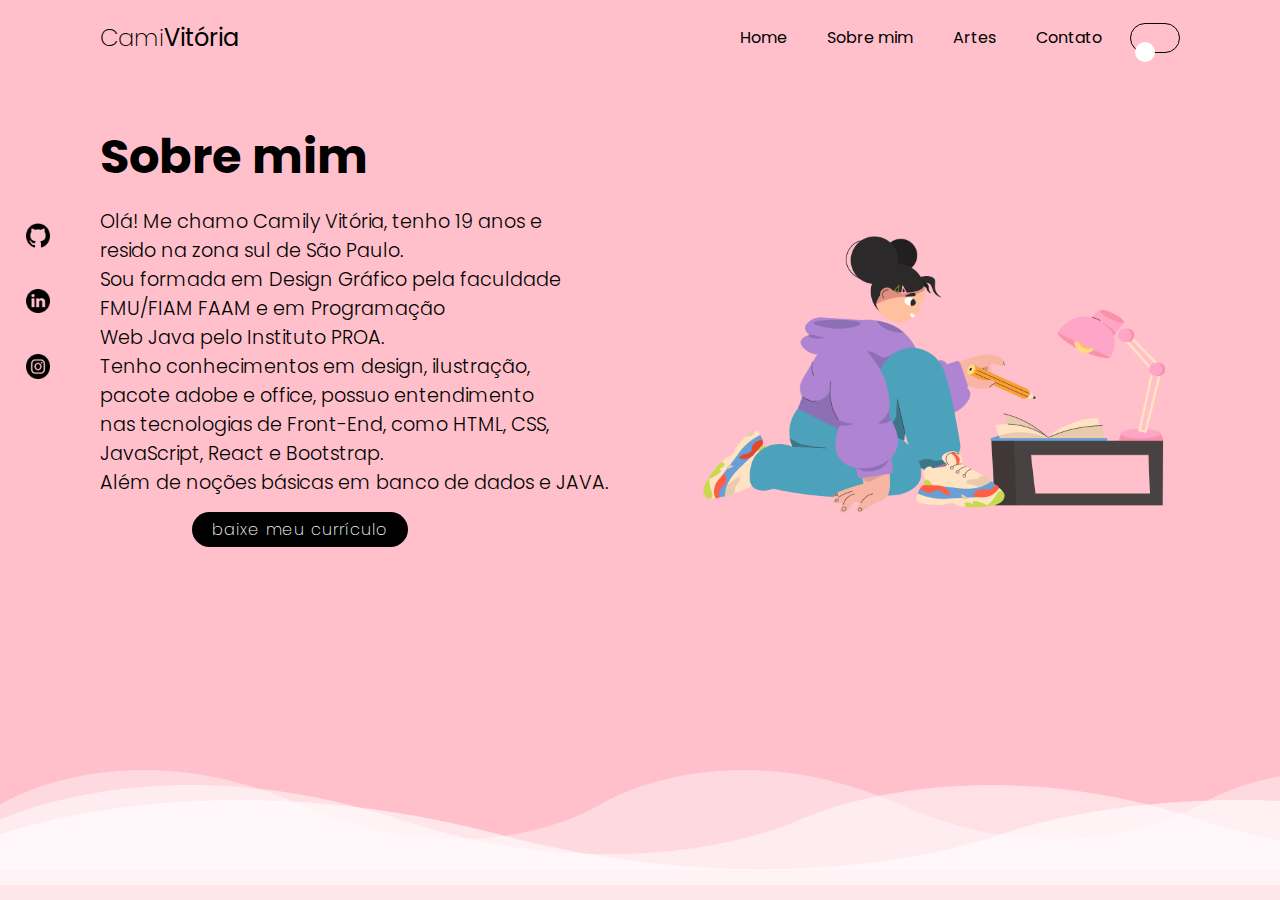
<file: Camily/about.html>
<!DOCTYPE html>
<html lang="en">
<head>
    <meta charset="UTF-8">
    <meta http-equiv="X-UA-Compatible" content="IE=edge">
    <meta name="viewport" content="width=device-width, initial-scale=1.0">
    <link rel="stylesheet" href="style.css">
    <title>Portfólio Camis</title>
</head>
<body>
    <section>
            
        <header>
            <h2>Cami<span>Vitória</span></h2>


            <ul>
                <li> <a href="index.html">Home</a></li>
                <li> <a href="about.html">Sobre mim</a></li>
                <li> <a href="artes.html">Artes</a></li>
                <li> <a href="contato.html">Contato</a></li>
            </ul>

            <div class="container">
                <div class="btn"></div>
            </div>

        </header>

        <div class="conteudo-sobre">

            <div class="texto-sobre">
                <h1>Sobre mim</h1>
                <p>Olá! Me chamo Camily Vitória, tenho 19 anos e <br>resido na zona sul
                    de São Paulo. <br> Sou formada em Design Gráfico pela faculdade<br>
                    FMU/FIAM FAAM e em Programação<br> Web Java pelo Instituto PROA. <br>
                    Tenho conhecimentos em design, ilustração,<br> pacote adobe e office,
                    possuo entendimento<br> nas tecnologias de Front-End, como HTML,
                    CSS,<br> JavaScript, React e Bootstrap.<br> Além de noções básicas em banco de dados
                    e JAVA.
                </p>

                <a href="curriculo2022.pdf" download="currículo">baixe meu currículo</a>
                

            </div>

                <div class="img-sobre">
                    <img src="illustration2.png">
                </div>

        </div>

        <div class="redes">
            <div class="github">
                <a href="https://github.com/camilyx"><img src="github.png"></a>
            </div>

                <div class="linkedin">
                    <a href="https://www.linkedin.com/in/camily-vit%C3%B3ria/"><img src="linkedin.png"></a>
                </div>

                <div class="instagram">
                    <a href="https://www.instagram.com/crycamily/"><img src="instagram.png"></a>
                </div>
        </div>

        <div class="wave wave1"></div>
            <div class="wave wave2"></div>
            <div class="wave wave3"></div>
            <div class="wave wave4"></div>

        </section>
        </body>
        </html>
</file>
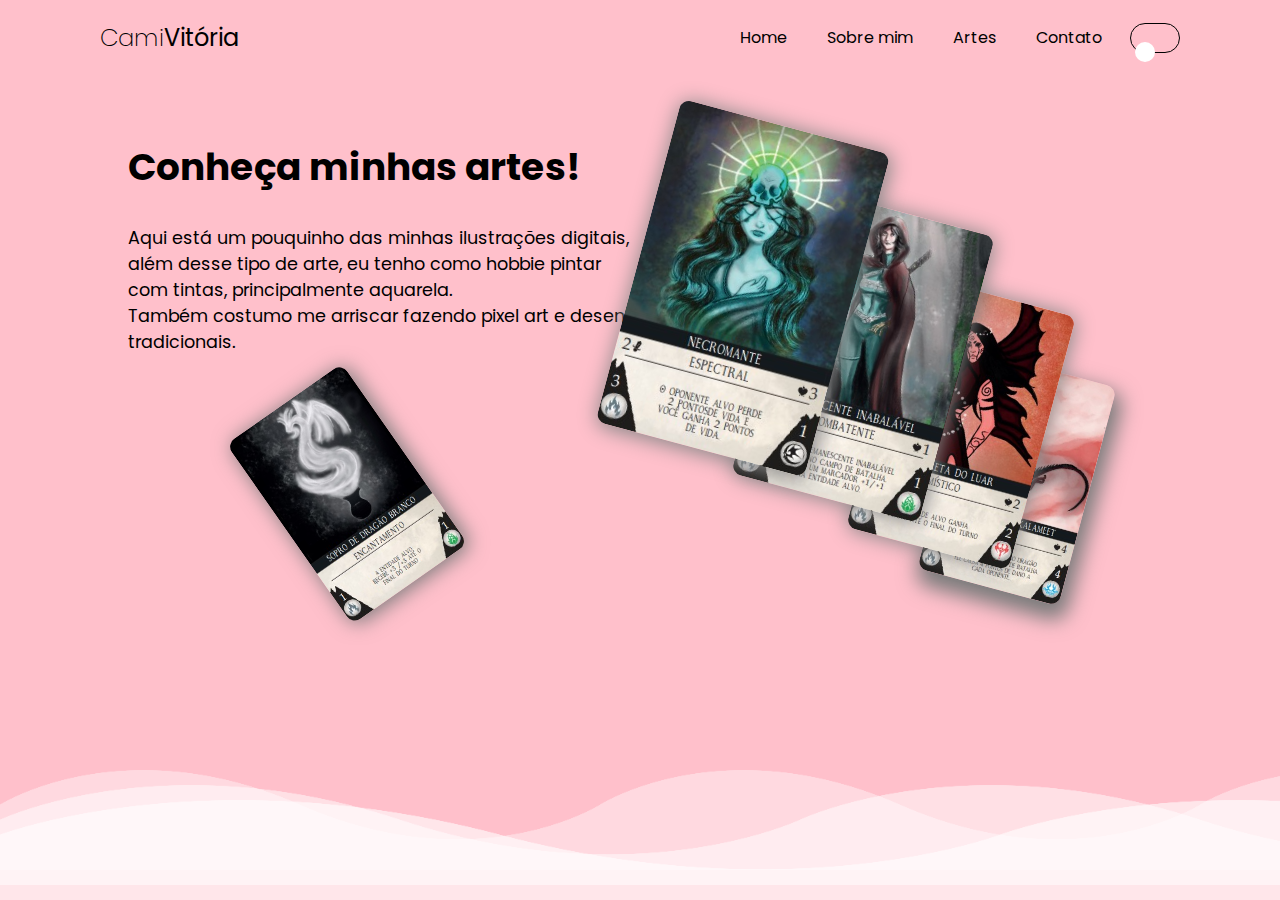
<file: Camily/artes.html>
<!DOCTYPE html>
<html lang="en">
<head>
    <meta charset="UTF-8">
    <meta http-equiv="X-UA-Compatible" content="IE=edge">
    <meta name="viewport" content="width=device-width, initial-scale=1.0">
    <link rel="stylesheet" href="style.css">
    <title>Artes</title>
</head>
<body>
    <section>

    <header>
        <h2>Cami<span>Vitória</span></h2>


        <ul>
            <li> <a href="index.html">Home</a></li>
            <li> <a href="about.html">Sobre mim</a></li>
            <li> <a href="artes.html">Artes</a></li>
            <li> <a href="contato.html">Contato</a></li>
        </ul>

        <div class="container">
            <div class="btn"></div>
        </div>


    </header>

    <div class="textbox">
        <h3>Conheça minhas artes!</h3>
        <p>Aqui está um pouquinho das minhas ilustrações digitais,<br>
        além desse tipo de arte, eu tenho como hobbie pintar<br>
        com tintas, principalmente aquarela.<br>
        Também costumo me arriscar fazendo pixel art e desenhos<br>
        tradicionais.</p>
    </div>

    <div class="img5">
        <img src="sopro.jpg">
    </div>

    <div class="artes">

        <div class="img1">
            <img src="necromante.jpg">
        </div>

        <div class="img2">
            <img src="remanescente.jpg">
        </div>

        <div class="img-3">
            <img src="borboleta.jpg">
        </div>

        <div class="img4">
            <img src="dragao.jpg">
        </div>

    </div>

    <div class="wave wave1"></div>
            <div class="wave wave2"></div>
            <div class="wave wave3"></div>
            <div class="wave wave4"></div>

            </section>
    
</body>
</html>
</file>
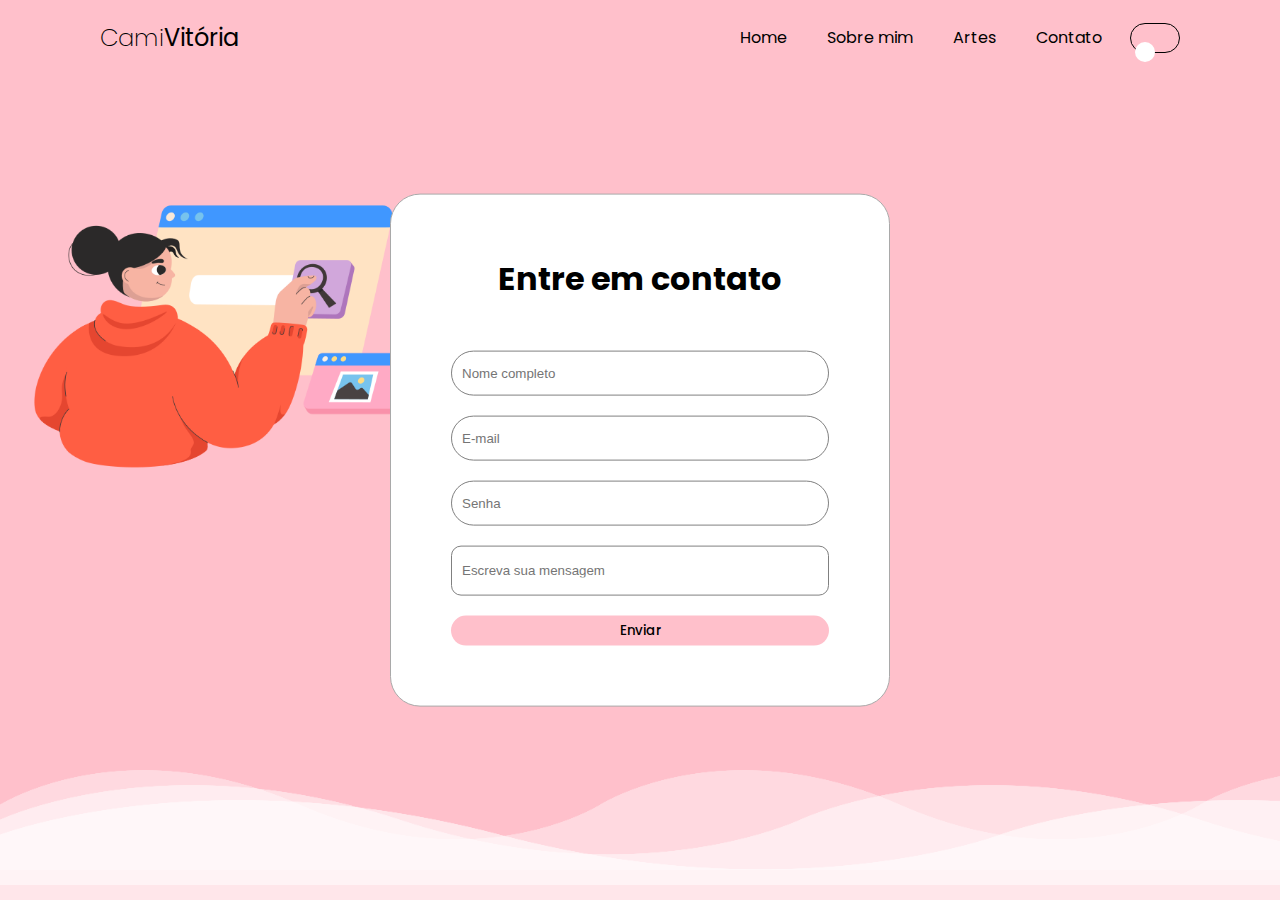
<file: Camily/contato.html>
<!DOCTYPE html>
<html lang="en">
<head>
    <meta charset="UTF-8">
    <meta http-equiv="X-UA-Compatible" content="IE=edge">
    <meta name="viewport" content="width=device-width, initial-scale=1.0">
    <link rel="stylesheet" href="style.css">
    <title>Portfólio Camis</title>
</head>
<body>
    <section>
            
        <header>
            <h2>Cami<span>Vitória</span></h2>


            <ul>
                <li> <a href="index.html">Home</a></li>
                <li> <a href="about.html">Sobre mim</a></li>
                <li> <a href="artes.html">Artes</a></li>
                <li> <a href="contato.html">Contato</a></li>
            </ul>

            <div class="container">
                <div class="btn"></div>
            </div>

        </header>


        <form>
            <h3> Entre em contato</h3>
            <input type="nome" nome="nome" placeholder="Nome completo" required/>
            <input id="email" type="text" nome="email" placeholder="E-mail" required/>
            <input type="password" nome="senha" placeholder="Senha" required/>
            <input type="message" name="mensagem" placeholder="Escreva sua mensagem" required/>
            <input type="submit" nome="acao" value="Enviar"/>
        </form>

        <div class="img3">
            <img src="illustration3.png">
        </div>

        <div class="wave wave1"></div>
            <div class="wave wave2"></div>
            <div class="wave wave3"></div>
            <div class="wave wave4"></div>

        </section>
        </body>
        </html>
</file>
<file: Camily/style.css>
@import url('https://fonts.googleapis.com/css2?family=Poppins:wght@200&display=swap');
@import url('https://fonts.googleapis.com/css2?family=Poppins:wght@200;300;400&display=swap');

/*home*/

* {
    margin: 0;
    padding: 0;
    box-sizing: border-box;
}

body{
    background: pink;
    overflow: hidden;
}

/*rgb(253, 232, 213);*/

header {
    top: 0;
    left: 0;
    width: 100%;
    padding: 20px 100px;
    display: flex;
    justify-content: space-between;
    align-items: center;
}

header h2 {
    font-family: 'Poppins', sans-serif;
    font-weight: 200;
    cursor: pointer;
}

header span {
    font-family: 'Poppins', sans-serif;
    font-weight: 400;
}

header ul {
    margin-left: 40%;
    position: relative;
    display: flex;
}

header ul li {
    list-style: none;
}

header ul li a {
    /*display: inline-block;*/
    color: black;
    font-family: 'Poppins';
    font-weight: 400;
    margin-left: 40px;
    text-decoration: none;
}

.btn {
    margin-right: 50%;
    width: 50px;
    height: 30px;
    border: 1px solid black;
    border-radius: 60px;
    cursor: pointer;
    background: pink;
}

.btn:before{
    content: '';
    position: absolute;
    width: 20px;
    height: 20px;
    top:5.8%;
    right: 125px;
    background: #fff;
    border-radius: 50%;
    transform: translateY(-50%);
    transition: left .5s;
}

.btn.active:before {
    margin-right: -20px;
}

/*buttons header*/
header ul li a:hover {
    background: rgb(253, 165, 180);
    border-radius: 40px;
    width: 160%;
    height: 75px;
    padding: 2px 5px;
    transition: 0.5s;
}


.conteudo {
    position: relative;
    display: flex;
    justify-content: space-between;
    align-items: center;
    margin-top: 5%;
    margin-left: 10%;
}

.conteudo h1 {
    font-family: 'Poppins', sans-serif;
    font-size: 300%;
}

.conteudo span {
    font-family: 'Poppins', sans-serif;
    font-weight: 200;
}

/*redes sociais*/
.redes {
    padding: 2%;
    margin-top: -26%;
}

.github img {
    width: 2%;
    margin-bottom: 3%;
}

.linkedin img {
    width: 2%;
    margin-bottom: 3%;
}

.instagram img {
    width: 2%;
}

/*sobre mim*/

.sobre {
    margin-left: 35%;
    margin-top: 6%;
    margin-left: 24%;
    color: aliceblue;
}


.sobre a {
    display: inline-block;
    margin-top: 20px;
    padding: 4px 20px;
    background: black;
    color: #fff;
    border-radius: 40px;
    font-family: 'Poppins';
    font-weight: 200;
    letter-spacing: 1px;
    text-decoration: none;
}

.img img {
    width: 80%;
    margin-left: 150px;

}

.texto-sobre h1 {
    display: flex;
    font-family: 'Poppins', sans-serif;
    font-size: 300%;
    padding: 20px 100px;
    margin-top: 2%;
}

.texto-sobre p {
    display: flex;
    font-family: 'Poppins', sans-serif;
    font-weight: 300;
    font-size: 120%;
    padding: 20px 100px;
    margin-top: -2%;
}

.img-sobre{
    display: block;
    margin-left: 53%;
    margin-top: -25%;
}

.img-sobre img {
    width: 90%;
}

.texto-sobre a {
    font-family: 'Poppins', sans-serif;
    padding: 6px 20px;
    background: black;
    color: #fff;
    border-radius: 40px;
    font-family: 'Poppins';
    font-weight: 200;
    letter-spacing: 1px;
    width: 15%;
    height: 50px;
    border-radius: 40px;
    margin-left: 15%;
    text-decoration: none;
    z-index: 999;
    position: relative;
}

/*contato*/

.img3 {
    margin-top: 90px;
}

.img3 img {
    width: 35%;
}

form {
    border: 0.1px solid darkgray;
    border-radius: 30px;
    max-width: 500px;
    width: 70%;
    padding: 60px;
    position: absolute;
    left: 50%;
    top: 50%;
    transform: translate(-50%,-50%);
    position: fixed;
    z-index: 999;
    background: #fff;
}

form h3 {
    margin-bottom: 10%;
    text-align: center;
    color:black;
    font-size: 200%;
    font-family: 'poppins', sans-serif;
}

form input[type=text],
form input[type=password],
form input[type=nome] {
    width: 100%;
    height: 45px;
    border-radius: 40px;
    border: 1px solid grey;
    padding-left: 10px;
    margin: 10px 0;
    outline: none;
}

form input[type=submit] {
   width: 100%;
   height: 30px; 
   font-family: 'Poppins',sans-serif;
   font-weight: 500;
   margin-top: 10px;
   cursor: pointer;
   background: pink;
   color: black;
   border: 0;
   border-radius: 20px;
   transition: 1s;
}

form input[type=submit]:hover{
    background-color: rgb(250, 165, 179);
}

form input[type=message]{
    width: 100%;
    height: 50px;
    border: 1px solid grey;
    background-color: white;
    border-radius: 10px;
    padding-left: 10px;
    outline: 0;
    margin-top: 10px;
    margin-bottom: 10px;
}

form input[type=text]:focus {
    outline: 0;
}

form input[type=password]:focus {
    outline: 0;
}

/*modo noturno
.container.active {
background-color: #000;
}
---*/

section {
    position: relative;
    width: 100%;
    height: 100vh;
    overflow: hidden;
}

section .wave1 {
    position: absolute;
    bottom: 0;
    left: 0;
    width: 150%;
    height: 100px;
    background: url(wave.png);
    background-size: 1000px 100px;
    z-index: -1;
    opacity: 60%;
}

section .wave2 {
    position: absolute;
    bottom: 0;
    left: 0;
    width: 150%;
    height: 100px;
    background: url(wave.png);
    opacity: 50%;
    background-size: 800px 100px;
    z-index: -2;
    margin-bottom: 15px;
}

section .wave3 {
    position: absolute;
    bottom: 0;
    left: 0;
    width: 150%;
    height: 100px;
    background: url(wave.png);
    opacity: 40%;
    background-size: 600px 100px;
    z-index: -3;
    margin-bottom: 30px;
}

/*artes*/

.artes {
    display: flex;
    justify-content: right;
    margin-right: -25%;
    margin-top: -165px;
}

.img1 img {
    transform: rotate(15deg);
    margin-top: -50px;
    width: 90%;
    box-shadow: 2px 2px 20px 2px rgb(138, 137, 137);
    border-radius: 10px;
}

.img1 {
    z-index: 990;
    margin-left: 10px;
}

.img1 img:hover {
    cursor: pointer;
    width: 120%;
    transition: 1s;
    transform: none;
    box-shadow: none;
}

.img2 img {
    transform: rotate(15deg);
    margin-left: -45%;
    margin-top: 15%;
    width: 80%;
    box-shadow: 1px 1px 20px 1px rgb(138, 137, 137);
    border-radius: 10px;
}

.img2 {
    z-index: 989;
}

.img2:hover{
    z-index: 991;
}

.img2 img:hover{
    cursor: pointer;
    width: 100%;
    transition: 1s;
    transform: none;
}

.img-3 img{
    transform: rotate(15deg);
    width: 70%;
    margin-top: 50%;
    margin-left: -100%;
    box-shadow:1px 1px 20px 1px rgb(138, 137, 137);
    border-radius: 10px;
}

.img-3 {
    z-index: 988;
}

.img-3 img:hover{
    cursor: pointer;
    width: 200%;
    transition: 1s;
    transform: none;
}

.img-3:hover {
    z-index: 991;
}

.img4 img{
    transform: rotate(15deg);
    width: 60%;
    margin-top: 80%;
    margin-left: -170%;
    box-shadow:5px 10px 20px 5px rgb(124, 124, 124);
    border-radius: 10px;
}

.img4 img{
    z-index: 997;
}

.img4 img:hover{
    cursor: pointer;
    width: 100%;
    transition: 1s;
    transform: none;
    margin-top: 20%;
}

.img4:hover{
    z-index: 999;
}

.textbox  {
    font-family: 'poppins', sans-serif;
    margin-left: 10%;
    margin-top: 5%;
    font-size: 200%;
}

.textbox p {
    margin-top: 30px;
    font-size: 55%;
}

.img5 {
    margin-top: -19%;
    margin-left: 15%;
    transform: rotate(-35deg);
}

.img5 img {
    width: 13%;
    border-radius: 10px;
    box-shadow:2px 3px 20px 1px rgb(124, 124, 124);
}

.img5 img:hover {
    cursor: pointer;
    width: 15%;
    transition: 1s;
}
</file>
